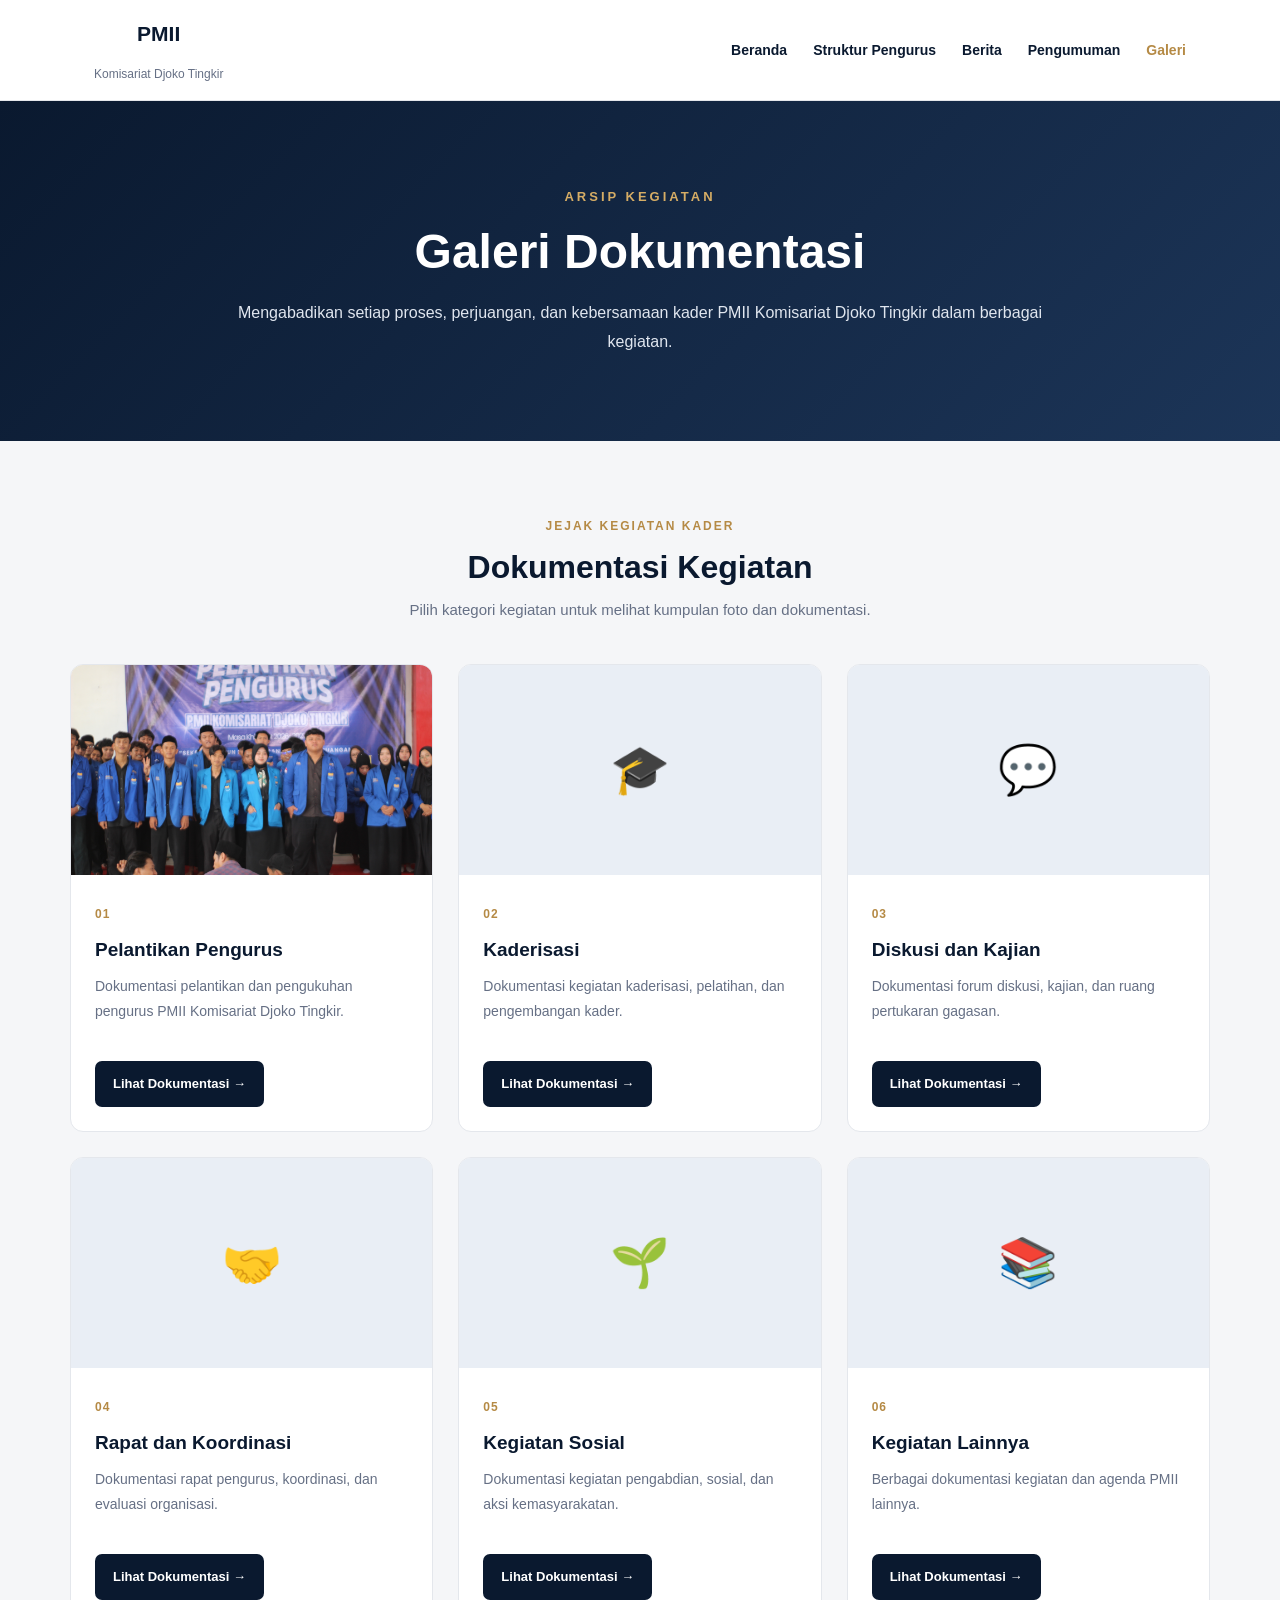
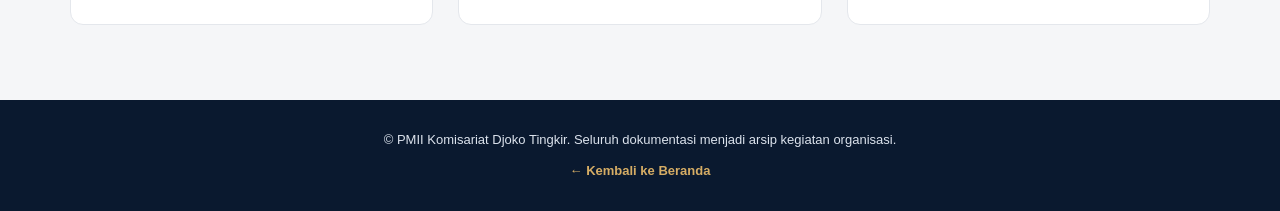
<file: galeri.html>
<!DOCTYPE html>
<html lang="id">
<head>
    <meta charset="UTF-8">
    <meta name="viewport" content="width=device-width, initial-scale=1.0">
    <meta name="description" content="Galeri dokumentasi kegiatan PMII Komisariat Djoko Tingkir.">
    <title>Galeri Dokumentasi | PMII Komisariat Djoko Tingkir</title>
    <link rel="stylesheet" href="style.css">
</head>
<body>

    <!-- HEADER -->
    <header class="site-header">
        <div class="container gallery-nav">
            <a href="index.html" class="brand">
                <span>PMII</span>
                <small>Komisariat Djoko Tingkir</small>
            </a>

            <button class="menu-toggle" type="button"
                aria-label="Buka menu" aria-expanded="false"
                aria-controls="menu-utama">
                ☰
            </button>

            <nav>
                <ul id="menu-utama">
                    <li><a href="index.html">Beranda</a></li>
                    <li><a href="index.html#struktur">Struktur Pengurus</a></li>
                    <li><a href="index.html#berita">Berita</a></li>
                    <li><a href="index.html#pengumuman">Pengumuman</a></li>
                    <li><a href="galeri.html" aria-current="page">Galeri</a></li>
                </ul>
            </nav>
        </div>
    </header>

    <!-- JUDUL HALAMAN -->
    <main>
        <section class="gallery-hero">
            <div class="container">
                <p class="gallery-label">ARSIP KEGIATAN</p>
                <h1>Galeri Dokumentasi</h1>
                <p>
                    Mengabadikan setiap proses, perjuangan, dan kebersamaan
                    kader PMII Komisariat Djoko Tingkir dalam berbagai kegiatan.
                </p>
            </div>
        </section>

        <!-- KATEGORI DOKUMENTASI -->
        <section class="gallery-section">
            <div class="container">
                <div class="gallery-heading">
                    <p class="gallery-label">JEJAK KEGIATAN KADER</p>
                    <h2>Dokumentasi Kegiatan</h2>
                    <p>
                        Pilih kategori kegiatan untuk melihat kumpulan
                        foto dan dokumentasi.
                    </p>
                </div>

                <div class="gallery-grid">

                    <article class="gallery-card">
                        <div class="gallery-icon">
    <img src="pelantikan.JPG" alt="Dokumentasi Pelantikan Pengurus">
</div>
                        <div class="gallery-card-content">
                            <span class="gallery-number">01</span>
                            <h3>Pelantikan Pengurus</h3>
                            <p>
                                Dokumentasi pelantikan dan pengukuhan
                                pengurus PMII Komisariat Djoko Tingkir.
                            </p>
                            <a href="https://drive.google.com/drive/folders/1qahFMvMuas-PYK-uY-qvSS8xqk5XzZW-"
                               class="gallery-button" target="_blank"
                               rel="noopener noreferrer">
                                Lihat Dokumentasi →
                            </a>
                        </div>
                    </article>

                    <article class="gallery-card">
                        <div class="gallery-icon">🎓</div>
                        <div class="gallery-card-content">
                            <span class="gallery-number">02</span>
                            <h3>Kaderisasi</h3>
                            <p>
                                Dokumentasi kegiatan kaderisasi,
                                pelatihan, dan pengembangan kader.
                            </p>
                            <a href="LINK_GOOGLE_DRIVE_KADERISASI"
                               class="gallery-button" target="_blank"
                               rel="noopener noreferrer">
                                Lihat Dokumentasi →
                            </a>
                        </div>
                    </article>

                    <article class="gallery-card">
                        <div class="gallery-icon">💬</div>
                        <div class="gallery-card-content">
                            <span class="gallery-number">03</span>
                            <h3>Diskusi dan Kajian</h3>
                            <p>
                                Dokumentasi forum diskusi, kajian,
                                dan ruang pertukaran gagasan.
                            </p>
                            <a href="LINK_GOOGLE_DRIVE_DISKUSI"
                               class="gallery-button" target="_blank"
                               rel="noopener noreferrer">
                                Lihat Dokumentasi →
                            </a>
                        </div>
                    </article>

                    <article class="gallery-card">
                        <div class="gallery-icon">🤝</div>
                        <div class="gallery-card-content">
                            <span class="gallery-number">04</span>
                            <h3>Rapat dan Koordinasi</h3>
                            <p>
                                Dokumentasi rapat pengurus,
                                koordinasi, dan evaluasi organisasi.
                            </p>
                            <a href="LINK_GOOGLE_DRIVE_RAPAT"
                               class="gallery-button" target="_blank"
                               rel="noopener noreferrer">
                                Lihat Dokumentasi →
                            </a>
                        </div>
                    </article>

                    <article class="gallery-card">
                        <div class="gallery-icon">🌱</div>
                        <div class="gallery-card-content">
                            <span class="gallery-number">05</span>
                            <h3>Kegiatan Sosial</h3>
                            <p>
                                Dokumentasi kegiatan pengabdian,
                                sosial, dan aksi kemasyarakatan.
                            </p>
                            <a href="LINK_GOOGLE_DRIVE_SOSIAL"
                               class="gallery-button" target="_blank"
                               rel="noopener noreferrer">
                                Lihat Dokumentasi →
                            </a>
                        </div>
                    </article>

                    <article class="gallery-card">
                        <div class="gallery-icon">📚</div>
                        <div class="gallery-card-content">
                            <span class="gallery-number">06</span>
                            <h3>Kegiatan Lainnya</h3>
                            <p>
                                Berbagai dokumentasi kegiatan
                                dan agenda PMII lainnya.
                            </p>
                            <a href="LINK_GOOGLE_DRIVE_LAINNYA"
                               class="gallery-button" target="_blank"
                               rel="noopener noreferrer">
                                Lihat Dokumentasi →
                            </a>
                        </div>
                    </article>

                </div>
            </div>
        </section>
    </main>

    <!-- FOOTER -->
    <footer class="gallery-footer">
        <div class="container">
            <p>
                © <span id="current-year"></span>
                PMII Komisariat Djoko Tingkir.
                Seluruh dokumentasi menjadi arsip kegiatan organisasi.
            </p>
            <a href="index.html">← Kembali ke Beranda</a>
        </div>
    </footer>

    <script src="script.js"></script>
</body>
</html>
</file>
<file: style.css>
/* ==========================================
   01. VARIABEL DESAIN
   UBAH WARNA, FONT, DAN LEBAR KONTEN DI SINI
   ========================================== */
:root {
  --navy: #0a192f;
  --navy-soft: #112240;
  --navy-light: #1d3557;

  --white: #ffffff;
  --background: #f8fafc;
  --text: #18263b;
  --text-muted: #5f6c7d;
  --border: #e2e8f0;

  --amber: #f59e0b;
  --amber-dark: #a95c05;
  --amber-light: #fff5df;

  --radius-small: 10px;
  --radius-medium: 18px;
  --radius-large: 28px;

  --shadow-card: 0 12px 35px rgb(10 25 47 / 6%);
  --shadow-hover: 0 20px 45px rgb(10 25 47 / 12%);

  --container-width: 1200px;
  --header-height: 88px;
}

/* ==========================================
   02. RESET DAN ATURAN GLOBAL
   ========================================== */
*,
*::before,
*::after {
  box-sizing: border-box;
}

html {
  scroll-behavior: smooth;
  scroll-padding-top: calc(var(--header-height) + 20px);
}

body {
  margin: 0;
  font-family: "Plus Jakarta Sans", Arial, sans-serif;
  font-size: 16px;
  line-height: 1.7;
  color: var(--text);
  background: var(--white);
  overflow-wrap: break-word;
}

h1,
h2,
h3,
h4,
p,
ul {
  margin: 0;
}

h1,
h2,
h3,
h4 {
  line-height: 1.25;
}

a {
  color: inherit;
  text-decoration: none;
}

button {
  font: inherit;
}

img {
  display: block;
  max-width: 100%;
}

img[hidden] {
  display: none;
}

button,
a,
summary {
  -webkit-tap-highlight-color: transparent;
}

button,
summary {
  cursor: pointer;
}

::selection {
  color: var(--navy);
  background: #fde4ab;
}

:focus-visible {
  outline: 3px solid var(--amber);
  outline-offset: 5px;
}

.container {
  width: min(var(--container-width), calc(100% - 48px));
  margin-inline: auto;
}

.section {
  padding-block: 100px;
}

.section-light {
  background: var(--background);
}

.eyebrow {
  display: block;
  margin-bottom: 14px;
  color: var(--amber-dark);
  font-size: 0.73rem;
  font-weight: 800;
  letter-spacing: 0.16em;
  line-height: 1.6;
  text-transform: uppercase;
}

.eyebrow-light {
  color: #fbc66e;
}

.section-heading {
  display: flex;
  align-items: flex-end;
  justify-content: space-between;
  gap: 40px;
  margin-bottom: 28px;
}

.section-heading > div {
  flex: 1 1 52%;
  min-width: 0;
}

.section-heading h2,
.announcement-intro h2 {
  color: var(--navy);
  font-size: clamp(1.8rem, 3.4vw, 2.65rem);
  font-weight: 800;
  letter-spacing: -0.055em;
}

.section-heading > p {
  flex: 1 1 40%;
  max-width: 440px;
  color: var(--text-muted);
  font-size: 0.94rem;
}

.skip-link {
  position: fixed;
  top: 12px;
  left: 12px;
  z-index: 1000;
  padding: 12px 18px;
  border-radius: 8px;
  color: var(--navy);
  background: var(--amber);
  font-weight: 800;
  transform: translateY(-180%);
}

.skip-link:focus {
  transform: translateY(0);
}

/* ==========================================
   03. NAVBAR
   ========================================== */
.site-header {
  position: sticky;
  top: 0;
  z-index: 100;
  border-bottom: 1px solid var(--border);
  background: rgb(255 255 255 / 96%);
  backdrop-filter: blur(16px);
}

.navbar {
  position: relative;
  display: flex;
  align-items: center;
  justify-content: space-between;
  gap: 24px;
  min-height: var(--header-height);
}

.brand {
  display: inline-flex;
  align-items: center;
  gap: 12px;
  flex-shrink: 0;
}

.brand-logo {
  display: grid;
  place-items: center;
  flex: 0 0 auto;
  width: 48px;
  height: 48px;
  border: 1px solid rgb(245 158 11 / 45%);
  border-radius: 14px;
  color: var(--amber);
  background: var(--navy);
  font-size: 1rem;
  font-weight: 800;
  letter-spacing: -0.06em;
}

.brand-text {
  display: flex;
  flex-direction: column;
  gap: 2px;
  line-height: 1.4;
}

.brand-text strong {
  color: var(--navy);
  font-size: 1rem;
  font-weight: 800;
  letter-spacing: 0.1em;
}

.brand-text > span {
  color: var(--text-muted);
  font-size: 0.74rem;
  font-weight: 600;
}

.main-nav {
  display: flex;
  align-items: center;
  gap: 26px;
}

.main-nav a {
  padding-block: 10px;
  color: var(--text-muted);
  font-size: 0.82rem;
  font-weight: 700;
  transition: color 180ms ease;
}

.main-nav a:hover {
  color: var(--amber-dark);
}

.main-nav .nav-highlight {
  padding: 10px 16px;
  border: 1px solid var(--border);
  border-radius: 9px;
  color: var(--navy);
}

.main-nav .nav-highlight:hover {
  border-color: var(--amber);
  background: var(--amber-light);
}

.menu-toggle {
  display: none;
  align-items: center;
  justify-content: center;
  flex-direction: column;
  gap: 5px;
  flex-shrink: 0;
  width: 44px;
  height: 44px;
  padding: 10px;
  border: 1px solid var(--border);
  border-radius: 10px;
  color: var(--navy);
  background: var(--white);
}

.menu-toggle span {
  width: 20px;
  height: 2px;
  border-radius: 2px;
  background: currentColor;
  transition: transform 180ms ease, opacity 180ms ease;
}

.menu-toggle[aria-expanded="true"] span:nth-child(1) {
  transform: translateY(7px) rotate(45deg);
}

.menu-toggle[aria-expanded="true"] span:nth-child(2) {
  opacity: 0;
}

.menu-toggle[aria-expanded="true"] span:nth-child(3) {
  transform: translateY(-7px) rotate(-45deg);
}

/* ==========================================
   04. HERO / BERANDA
   ========================================== */
.hero {
  position: relative;
  isolation: isolate;
  overflow: hidden;
  color: var(--white);
  background:
    radial-gradient(
      ellipse at 88% 10%,
      rgb(48 81 130 / 38%),
      transparent 50%
    ),
    linear-gradient(125deg, var(--navy), var(--navy-soft));
}

.hero-decoration {
  position: absolute;
  inset: 0;
  z-index: -1;
  pointer-events: none;
  opacity: 0.35;
  background-image:
    linear-gradient(rgb(255 255 255 / 4%) 1px, transparent 1px),
    linear-gradient(90deg, rgb(255 255 255 / 4%) 1px, transparent 1px);
  background-size: 64px 64px;
  mask-image: linear-gradient(to right, transparent, #000);
}

.hero-layout {
  display: grid;
  grid-template-columns: 1.25fr 0.85fr;
  align-items: center;
  gap: 64px;
  padding-top: 90px;
  padding-bottom: 80px;
}

.hero-content {
  min-width: 0;
}

.hero h1 {
  max-width: 750px;
  font-size: clamp(2.3rem, 4.4vw, 4rem);
  font-weight: 800;
  line-height: 1.15;
  letter-spacing: -0.06em;
}

.hero h1 > span {
  display: block;
  margin-top: 10px;
  color: #f7c56c;
}

.hero-description {
  max-width: 590px;
  margin-top: 26px;
  color: #c2cede;
  font-size: 1rem;
  line-height: 1.9;
}

.hero-actions {
  display: flex;
  flex-wrap: wrap;
  gap: 14px;
  margin-top: 34px;
}

.button {
  display: inline-flex;
  align-items: center;
  justify-content: center;
  gap: 16px;
  min-height: 50px;
  padding: 13px 20px;
  border: 1px solid transparent;
  border-radius: 10px;
  font-size: 0.83rem;
  font-weight: 800;
  line-height: 1.5;
  text-align: center;
  transition:
    transform 180ms ease,
    background 180ms ease,
    border-color 180ms ease;
}

.button:hover {
  transform: translateY(-3px);
}

.button-primary {
  color: var(--navy);
  background: var(--amber);
}

.button-primary:hover {
  background: #fbb437;
}

.button-outline {
  border-color: #53647d;
  color: var(--white);
  background: transparent;
}

.button-outline:hover {
  border-color: #a6b7cd;
  background: rgb(255 255 255 / 5%);
}

.hero-note {
  display: flex;
  align-items: center;
  gap: 10px;
  margin-top: 28px;
  color: #aebed2;
  font-size: 0.76rem;
}

.status-dot {
  width: 7px;
  height: 7px;
  flex: 0 0 auto;
  border-radius: 50%;
  background: var(--amber);
  box-shadow: 0 0 0 5px rgb(245 158 11 / 10%);
}

.hero-panel {
  min-width: 0;
  padding: 30px;
  border: 1px solid #354766;
  border-radius: var(--radius-large);
  background:
    linear-gradient(145deg, rgb(255 255 255 / 7%), rgb(255 255 255 / 2%));
  box-shadow: 0 25px 70px rgb(0 0 0 / 15%);
}

.panel-top {
  display: flex;
  align-items: center;
  justify-content: space-between;
  gap: 12px;
  margin-bottom: 28px;
}

.panel-icon {
  display: grid;
  place-items: center;
  width: 50px;
  height: 50px;
  border-radius: 14px;
  color: #ffd58c;
  background: rgb(245 158 11 / 12%);
  font-weight: 800;
}

.small-badge {
  padding: 6px 9px;
  border: 1px solid #4b5b73;
  border-radius: 99px;
  color: #c4d1e2;
  font-size: 0.57rem;
  font-weight: 700;
  letter-spacing: 0.11em;
}

.hero-panel h2 {
  max-width: 340px;
  font-size: clamp(1.4rem, 2.3vw, 1.9rem);
  letter-spacing: -0.04em;
}

.hero-panel > p {
  margin-top: 16px;
  color: #bdcadd;
  font-size: 0.88rem;
}

.spotlight-link {
  display: block;
  margin-top: 28px;
  padding: 20px;
  border-left: 3px solid var(--amber);
  border-radius: 0 12px 12px 0;
  background: rgb(10 25 47 / 52%);
  transition: background 180ms ease;
}

.spotlight-link:hover {
  background: rgb(10 25 47 / 80%);
}

.spotlight-label {
  display: block;
  margin-bottom: 10px;
  color: #f7c56c;
  font-size: 0.61rem;
  font-weight: 800;
  letter-spacing: 0.13em;
}

.spotlight-link strong {
  display: block;
  font-size: 1rem;
  line-height: 1.6;
}

.spotlight-bottom {
  display: flex;
  align-items: center;
  justify-content: space-between;
  gap: 10px;
  margin-top: 18px;
  color: #bdcadd;
  font-size: 0.74rem;
}

.panel-bottom {
  display: flex;
  align-items: center;
  gap: 18px;
  margin-top: 26px;
  color: #aebed2;
  font-size: 0.67rem;
}

.panel-line {
  flex: 1;
  height: 1px;
  background: #41516b;
}

.hero-bottom {
  display: flex;
  justify-content: space-between;
  flex-wrap: wrap;
  gap: 20px;
  padding-block: 25px;
  border-top: 1px solid #30425f;
  color: #aabbd2;
  font-size: 0.65rem;
  font-weight: 700;
  letter-spacing: 0.14em;
}

/* ==========================================
   05. STRUKTUR KEPENGURUSAN
   Desktop: 5 kolom.
   Tablet: 3 kolom.
   Mobile: 2 kolom, lalu 1 pada layar sangat kecil.
   ========================================== */
.section-caption {
  display: flex;
  align-items: center;
  gap: 12px;
  margin-bottom: 32px;
  color: var(--text-muted);
  font-size: 0.79rem;
}

.accent-line {
  width: 34px;
  height: 3px;
  flex: 0 0 auto;
  border-radius: 5px;
  background: var(--amber);
}

.management-grid {
  display: grid;
  grid-template-columns: repeat(5, minmax(0, 1fr));
  gap: 22px;
}

.person-card {
  min-width: 0;
  overflow: hidden;
  border: 1px solid var(--border);
  border-radius: var(--radius-medium);
  background: var(--white);
  box-shadow: var(--shadow-card);
  transition: transform 200ms ease, box-shadow 200ms ease;
}

.person-card:hover {
  transform: translateY(-6px);
  box-shadow: var(--shadow-hover);
}

.person-photo {
  position: relative;
  aspect-ratio: 4 / 5;
  overflow: hidden;
  background:
    radial-gradient(circle at 25% 15%, #dce7f3, transparent 60%),
    linear-gradient(145deg, #e5edf5, #c6d5e5);
}

.photo-fallback {
  position: absolute;
  inset: 0;
  display: grid;
  place-items: center;
  color: #6a809b;
  font-size: clamp(2rem, 4vw, 3.5rem);
  font-weight: 800;
  letter-spacing: -0.07em;
}

.person-photo img {
  position: relative;
  width: 100%;
  height: 100%;
  object-fit: cover;
  object-position: center top;
  transition: transform 400ms ease;
}

.person-card:hover .person-photo img {
  transform: scale(1.035);
}

.person-number {
  position: absolute;
  bottom: 12px;
  left: 12px;
  display: grid;
  place-items: center;
  width: 31px;
  height: 31px;
  border-radius: 8px;
  color: var(--white);
  background: var(--navy);
  font-size: 0.7rem;
  font-weight: 800;
}

.person-info {
  padding: 19px 16px 22px;
}

.person-role {
  margin-bottom: 8px;
  color: var(--amber-dark);
  font-size: 0.7rem;
  font-weight: 800;
}

.person-info h3 {
  color: var(--navy);
  font-size: 0.94rem;
  font-weight: 800;
  line-height: 1.5;
  overflow-wrap: anywhere;
}

/* ==========================================
   06. BERITA DAN ARTIKEL
   ========================================== */
.editor-note {
  margin-bottom: 28px;
  padding: 12px 16px;
  border-left: 3px solid var(--amber);
  border-radius: 0 8px 8px 0;
  color: #765021;
  background: #fff8eb;
  font-size: 0.8rem;
}

.news-grid {
  display: grid;
  grid-template-columns: repeat(3, minmax(0, 1fr));
  align-items: start;
  gap: 26px;
}

.news-card {
  min-width: 0;
  overflow: hidden;
  border: 1px solid var(--border);
  border-radius: var(--radius-medium);
  background: var(--white);
  box-shadow: var(--shadow-card);
  transition: box-shadow 200ms ease;
}

.news-card:hover {
  box-shadow: var(--shadow-hover);
}

.news-image {
  position: relative;
  aspect-ratio: 16 / 10;
  overflow: hidden;
  background:
    linear-gradient(130deg, rgb(245 158 11 / 9%), transparent),
    linear-gradient(145deg, #203a5c, #112240);
}

.news-image-fallback {
  position: absolute;
  inset: 0;
  display: grid;
  place-items: center;
  padding: 20px;
  color: #b8c9e0;
  font-size: 0.9rem;
  font-weight: 800;
  letter-spacing: 0.18em;
  text-align: center;
}

.news-image img {
  position: relative;
  width: 100%;
  height: 100%;
  object-fit: cover;
  transition: transform 400ms ease;
}

.news-card:hover .news-image img {
  transform: scale(1.04);
}

.image-category {
  position: absolute;
  bottom: 16px;
  left: 18px;
  padding: 5px 11px;
  border-radius: 6px;
  color: var(--navy);
  background: var(--white);
  font-size: 0.67rem;
  font-weight: 800;
}

.news-body {
  padding: 24px;
}

.news-body > time {
  display: block;
  margin-bottom: 12px;
  color: var(--text-muted);
  font-size: 0.72rem;
  font-weight: 600;
}

.news-body h3 {
  color: var(--navy);
  font-size: 1.16rem;
  font-weight: 800;
  line-height: 1.5;
  letter-spacing: -0.035em;
}

.news-excerpt {
  margin-top: 14px;
  color: var(--text-muted);
  font-size: 0.86rem;
  line-height: 1.8;
}

.article-details {
  margin-top: 22px;
  border-top: 1px solid var(--border);
}

.article-details > summary {
  display: flex;
  align-items: center;
  justify-content: space-between;
  gap: 12px;
  padding-top: 18px;
  color: var(--amber-dark);
  font-size: 0.8rem;
  font-weight: 800;
  list-style: none;
}

.article-details > summary::-webkit-details-marker {
  display: none;
}

.article-details > summary > span {
  font-size: 1.2rem;
  transition: transform 180ms ease;
}

.article-details[open] > summary > span {
  transform: rotate(45deg);
}

.article-content {
  padding-top: 18px;
  color: var(--text-muted);
  font-size: 0.86rem;
}

.article-content p + p {
  margin-top: 14px;
}

/* ==========================================
   07. PENGUMUMAN
   ========================================== */
.section-announcements {
  border-top: 1px solid var(--border);
  background:
    radial-gradient(ellipse at 0 100%, #fff4df, transparent 45%),
    var(--background);
}

.announcement-layout {
  display: grid;
  grid-template-columns: 0.8fr 1.3fr;
  align-items: start;
  gap: 70px;
}

.announcement-intro > p {
  margin-top: 22px;
  color: var(--text-muted);
  font-size: 0.95rem;
}

.info-note {
  display: flex;
  align-items: flex-start;
  gap: 13px;
  margin-top: 28px;
  padding: 18px;
  border: 1px solid #f0dfbd;
  border-radius: 12px;
  background: #fffaf0;
}

.info-symbol {
  display: grid;
  place-items: center;
  width: 24px;
  height: 24px;
  flex: 0 0 auto;
  border: 1px solid #b57925;
  border-radius: 50%;
  color: #8a5815;
  font-size: 0.83rem;
  font-weight: 800;
}

.info-note p {
  color: #785b32;
  font-size: 0.78rem;
  line-height: 1.8;
}

.announcement-board {
  min-width: 0;
  overflow: hidden;
  border: 1px solid var(--border);
  border-radius: var(--radius-medium);
  background: var(--white);
  box-shadow: var(--shadow-card);
}

.board-heading {
  display: flex;
  align-items: center;
  justify-content: space-between;
  gap: 15px;
  padding: 22px 26px;
  border-bottom: 1px solid var(--border);
}

.board-heading h3 {
  color: var(--navy);
  font-size: 1rem;
  font-weight: 800;
}

.board-status {
  color: var(--text-muted);
  font-size: 0.68rem;
  white-space: nowrap;
}

.announcement-list {
  padding: 0;
  list-style: none;
}

.announcement-list > li + li {
  border-top: 1px solid var(--border);
}

.announcement-item {
  display: flex;
  align-items: flex-start;
  gap: 20px;
  padding: 26px;
}

.date-box {
  display: flex;
  flex-direction: column;
  align-items: center;
  flex: 0 0 64px;
  padding: 10px 6px;
  border: 1px solid var(--border);
  border-radius: 11px;
  background: var(--background);
  line-height: 1.3;
}

.date-box span:nth-child(1) {
  color: var(--navy);
  font-size: 1.45rem;
  font-weight: 800;
}

.date-box span:nth-child(2) {
  margin-top: 4px;
  color: var(--amber-dark);
  font-size: 0.63rem;
  font-weight: 800;
  letter-spacing: 0.09em;
}

.date-box span:nth-child(3) {
  margin-top: 4px;
  color: var(--text-muted);
  font-size: 0.6rem;
}

.announcement-copy {
  min-width: 0;
}

.badge {
  display: inline-block;
  margin-bottom: 9px;
  padding: 3px 9px;
  border-radius: 5px;
  font-size: 0.62rem;
  font-weight: 800;
}

.badge-important {
  color: #925006;
  background: #fff0cf;
}

.badge-info {
  color: #284f83;
  background: #eaf1fb;
}

.badge-agenda {
  color: #356552;
  background: #e9f5ef;
}

.announcement-copy h4 {
  color: var(--navy);
  font-size: 0.98rem;
  font-weight: 800;
  line-height: 1.5;
}

.announcement-copy > p,
.announcement-details p {
  margin-top: 9px;
  color: var(--text-muted);
  font-size: 0.81rem;
  line-height: 1.8;
}

.announcement-details {
  margin-top: 12px;
}

.announcement-details summary {
  width: fit-content;
  color: var(--amber-dark);
  font-size: 0.76rem;
  font-weight: 800;
}

/* ==========================================
   08. FOOTER
   ========================================== */
.site-footer {
  padding-top: 68px;
  color: #bcc9db;
  background: var(--navy);
}

.footer-grid {
  display: grid;
  grid-template-columns: 1.4fr 0.7fr 1fr 0.9fr;
  gap: 40px;
  padding-bottom: 55px;
}

.footer-brand .brand-logo {
  border-color: #495268;
  background: var(--navy-soft);
}

.footer-brand .brand-text strong {
  color: var(--white);
}

.footer-brand .brand-text > span {
  color: #b4c3d7;
}

.footer-about > p {
  max-width: 330px;
  margin-top: 22px;
  color: #aabbd0;
  font-size: 0.82rem;
  line-height: 1.9;
}

.footer-column h2 {
  margin-bottom: 21px;
  color: var(--white);
  font-size: 0.86rem;
  font-weight: 800;
}

.footer-column nav {
  display: flex;
  flex-direction: column;
  align-items: flex-start;
  gap: 11px;
}

.footer-column nav a,
.footer-column address,
.social-note {
  color: #aabbd0;
  font-size: 0.79rem;
}

.footer-column nav a:hover,
.footer-bottom a:hover {
  color: #f7c56c;
}

.footer-column address {
  font-style: normal;
  line-height: 1.9;
}

.footer-column address p + p {
  margin-top: 10px;
}

.social-note {
  margin-bottom: 15px;
  line-height: 1.8;
}

.social-list {
  display: flex;
  flex-direction: column;
  align-items: flex-start;
  gap: 10px;
}

.social-link {
  display: inline-flex;
  align-items: center;
  gap: 8px;
  padding: 7px 11px;
  border: 1px solid #34455f;
  border-radius: 7px;
  color: #d9e3ef;
  font-size: 0.74rem;
}

a.social-link:hover {
  border-color: var(--amber);
  color: #f7c56c;
}

.social-pending {
  color: #aabbd0;
}

.footer-bottom {
  display: flex;
  align-items: center;
  justify-content: space-between;
  gap: 20px;
  padding-block: 23px;
  border-top: 1px solid #283b57;
  color: #aabbd0;
  font-size: 0.71rem;
}

.footer-bottom a {
  display: inline-flex;
  align-items: center;
  gap: 10px;
  flex-shrink: 0;
}

/* ==========================================
   09. RESPONSIF — LAPTOP KECIL / TABLET BESAR
   ========================================== */
@media (max-width: 1100px) {
  .main-nav {
    gap: 18px;
  }

  .hero-layout {
    gap: 36px;
  }

  .hero-panel {
    padding: 24px;
  }

  .management-grid {
    grid-template-columns: repeat(3, minmax(0, 1fr));
  }

  .announcement-layout {
    gap: 36px;
  }

  .footer-grid {
    grid-template-columns: 1.2fr 0.8fr;
    gap: 40px 60px;
  }
}

/* ==========================================
   10. RESPONSIF — TABLET DAN NAVBAR MOBILE
   ========================================== */
@media (max-width: 860px) {
  :root {
    --header-height: 78px;
  }

  .section {
    padding-block: 76px;
  }

  .navbar {
    flex-wrap: wrap;
    gap: 0;
    padding-block: 14px;
  }

  /* Tanpa JS, menu tetap tampil dan bisa digunakan. */
  .main-nav {
    width: 100%;
    flex-direction: column;
    align-items: stretch;
    gap: 4px;
    padding-top: 16px;
  }

  .main-nav a {
    padding: 12px 14px;
    border-radius: 8px;
  }

  .main-nav a:hover {
    background: var(--background);
  }

  .main-nav .nav-highlight {
    margin-top: 3px;
  }

  /* Dengan JS, menu menjadi hamburger dropdown. */
  .js-enabled .menu-toggle {
    display: inline-flex;
  }

  .js-enabled .main-nav {
    position: absolute;
    top: calc(100% + 8px);
    right: 0;
    left: 0;
    display: none;
    width: auto;
    padding: 14px;
    border: 1px solid var(--border);
    border-radius: 14px;
    background: var(--white);
    box-shadow: var(--shadow-hover);
  }

  .js-enabled .main-nav.is-open {
    display: flex;
  }

  .hero-layout {
    grid-template-columns: 1fr;
    gap: 40px;
    padding-top: 64px;
    padding-bottom: 55px;
  }

  .hero h1 {
    max-width: 700px;
    font-size: clamp(2.4rem, 6.5vw, 3.8rem);
  }

  .hero-description {
    max-width: 660px;
  }

  .hero-panel {
    max-width: 650px;
    padding: 28px;
  }

  .hero-panel h2 {
    max-width: none;
  }

  .hero-bottom {
    justify-content: flex-start;
    gap: 15px 30px;
  }

  .section-heading {
    flex-direction: column;
    align-items: flex-start;
    gap: 18px;
  }

  .section-heading > p {
    max-width: 640px;
  }

  .news-grid {
    grid-template-columns: repeat(2, minmax(0, 1fr));
  }

  .announcement-layout {
    grid-template-columns: 1fr;
    gap: 32px;
  }

  .announcement-intro {
    max-width: 650px;
  }
}

/* ==========================================
   11. RESPONSIF — HP
   ========================================== */
@media (max-width: 600px) {
  .container {
    width: calc(100% - 36px);
  }

  .section {
    padding-block: 60px;
  }

  .brand {
    gap: 9px;
  }

  .brand-logo {
    width: 42px;
    height: 42px;
    border-radius: 12px;
    font-size: 0.9rem;
  }

  .brand-text strong {
    font-size: 0.87rem;
  }

  .brand-text > span {
    font-size: 0.64rem;
  }

  .hero-layout {
    padding-top: 48px;
    padding-bottom: 42px;
  }

  .eyebrow {
    font-size: 0.64rem;
    letter-spacing: 0.12em;
  }

  .hero h1 {
    font-size: clamp(2rem, 8.3vw, 2.9rem);
  }

  .hero-description {
    margin-top: 22px;
    font-size: 0.9rem;
  }

  .hero-actions {
    gap: 11px;
    margin-top: 27px;
  }

  .button {
    padding-inline: 16px;
    font-size: 0.77rem;
  }

  .hero-note {
    align-items: flex-start;
    font-size: 0.7rem;
  }

  .status-dot {
    margin-top: 6px;
  }

  .hero-panel {
    padding: 23px;
    border-radius: 20px;
  }

  .hero-panel h2 {
    font-size: 1.5rem;
  }

  .hero-bottom {
    display: grid;
    grid-template-columns: repeat(2, minmax(0, 1fr));
    gap: 14px;
    padding-block: 22px;
    font-size: 0.54rem;
    letter-spacing: 0.08em;
  }

  .section-heading h2,
  .announcement-intro h2 {
    font-size: 1.85rem;
  }

  .section-heading > p {
    font-size: 0.87rem;
  }

  .section-caption {
    align-items: flex-start;
    font-size: 0.73rem;
  }

  .accent-line {
    margin-top: 9px;
  }

  .management-grid {
    grid-template-columns: repeat(2, minmax(0, 1fr));
    gap: 14px;
  }

  .person-card {
    border-radius: 13px;
  }

  .person-info {
    padding: 15px 12px 18px;
  }

  .person-role {
    font-size: 0.65rem;
  }

  .person-info h3 {
    font-size: 0.83rem;
  }

  .person-number {
    bottom: 9px;
    left: 9px;
    width: 27px;
    height: 27px;
    font-size: 0.64rem;
  }

  .news-grid {
    grid-template-columns: 1fr;
    gap: 24px;
  }

  .news-body {
    padding: 22px;
  }

  .news-body h3 {
    font-size: 1.12rem;
  }

  .editor-note {
    font-size: 0.74rem;
  }

  .board-heading {
    padding: 20px;
  }

  .board-heading h3 {
    font-size: 0.9rem;
  }

  .board-status {
    font-size: 0.62rem;
  }

  .announcement-item {
    gap: 14px;
    padding: 22px 18px;
  }

  .date-box {
    flex-basis: 54px;
  }

  .announcement-copy h4 {
    font-size: 0.9rem;
  }

  .announcement-copy > p,
  .announcement-details p {
    font-size: 0.77rem;
  }

  .site-footer {
    padding-top: 50px;
  }

  .footer-grid {
    grid-template-columns: 1fr;
    gap: 32px;
    padding-bottom: 38px;
  }

  .footer-about > p {
    max-width: 450px;
  }

  .footer-column h2 {
    margin-bottom: 14px;
  }

  .footer-bottom {
    flex-direction: column;
    align-items: flex-start;
    gap: 13px;
    font-size: 0.67rem;
  }
}

/* ==========================================
   12. LAYAR SANGAT KECIL
   ========================================== */
@media (max-width: 360px) {
  .container {
    width: calc(100% - 28px);
  }

  .brand-text > span {
    max-width: 165px;
    font-size: 0.6rem;
  }

  .hero-actions {
    flex-direction: column;
    align-items: stretch;
  }

  .management-grid {
    grid-template-columns: 1fr;
  }

  .person-photo {
    aspect-ratio: 1 / 1;
  }

  .panel-top {
    flex-wrap: wrap;
  }

  .announcement-item {
    gap: 11px;
    padding-inline: 14px;
  }
}

/* ==========================================
   13. AKSESIBILITAS GERAKAN
   ========================================== */
@media (prefers-reduced-motion: reduce) {
  html {
    scroll-behavior: auto;
  }

  *,
  *::before,
  *::after {
    animation-duration: 0.01ms !important;
    animation-iteration-count: 1 !important;
    transition-duration: 0.01ms !important;
  }
}

/* ==========================================
   14. TAMPILAN CETAK
   ========================================== */
@media print {
  .site-header {
    position: static;
  }

  .menu-toggle,
  .main-nav,
  .hero-actions,
  .hero-decoration,
  .hero-panel,
  .hero-bottom,
  .skip-link,
  .footer-bottom a {
    display: none !important;
  }

  .hero,
  .site-footer {
    color: #000;
    background: #fff;
  }

  .hero h1,
  .hero h1 > span,
  .hero-description,
  .hero-note,
  .footer-brand .brand-text strong,
  .footer-brand .brand-text > span,
  .footer-column h2 {
    color: #000;
  }

  .hero-layout,
  .announcement-layout {
    display: block;
  }

  .hero-layout,
  .section {
    padding-block: 25px;
  }

  .management-grid {
    grid-template-columns: repeat(3, minmax(0, 1fr));
  }

  .news-grid {
    grid-template-columns: 1fr;
  }

  .person-card,
  .news-card,
  .announcement-item {
    break-inside: avoid;
    box-shadow: none;
  }
}

/* ==================================================
   PMII KOMISARIAT DJOKO TINGKIR
   GALERI DOKUMENTASI - NAVY & GOLD
================================================== */

/* DASAR HALAMAN */
body {
    margin: 0;
}

/* HEADER DAN NAVIGASI */
.site-header {
    background: #ffffff;
    border-bottom: 1px solid #e5e7eb;
    position: relative;
    z-index: 100;
}

.gallery-nav {
    max-width: 1140px;
    margin: 0 auto;
    padding: 16px 24px;
    display: flex;
    align-items: center;
    justify-content: space-between;
    gap: 25px;
}

.gallery-nav .brand {
    display: flex;
    flex-direction: column;
    color: #0A192F;
    text-decoration: none;
    font-weight: 800;
    font-size: 21px;
}

.gallery-nav .brand small {
    font-size: 12px;
    font-weight: 400;
    color: #667085;
}

.gallery-nav nav ul {
    display: flex;
    align-items: center;
    gap: 26px;
    list-style: none;
    margin: 0;
    padding: 0;
}

.gallery-nav nav li {
    margin: 0;
    padding: 0;
}

.gallery-nav nav a {
    color: #0A192F;
    text-decoration: none;
    font-size: 14px;
    font-weight: 600;
    transition: color 0.2s ease;
}

.gallery-nav nav a:hover,
.gallery-nav nav a[aria-current="page"] {
    color: #B58A45;
}

/* BAGIAN JUDUL GALERI */
.gallery-hero {
    background: linear-gradient(135deg, #0A192F, #1C3558);
    color: #ffffff;
    text-align: center;
    padding: 85px 20px;
}

.gallery-hero .container {
    max-width: 850px;
    margin: 0 auto;
}

.gallery-hero .gallery-label {
    color: #D6AD65;
    font-size: 13px;
    font-weight: 700;
    letter-spacing: 3px;
    margin-bottom: 15px;
}

.gallery-hero h1 {
    color: #ffffff;
    font-size: clamp(32px, 5vw, 48px);
    margin: 0 0 18px;
    line-height: 1.2;
}

.gallery-hero p:not(.gallery-label) {
    color: #e0e6ef;
    font-size: 16px;
    line-height: 1.8;
    margin: 0 auto;
}

/* BAGIAN KATEGORI */
.gallery-section {
    background: #F5F6F8;
    padding: 75px 20px;
}

.gallery-section .container {
    max-width: 1140px;
    margin: 0 auto;
}

.gallery-heading {
    text-align: center;
    margin-bottom: 42px;
}

.gallery-heading .gallery-label {
    color: #B58A45;
    font-size: 12px;
    font-weight: 700;
    letter-spacing: 2px;
}

.gallery-heading h2 {
    color: #0A192F;
    font-size: 32px;
    margin: 10px 0;
}

.gallery-heading > p:last-child {
    color: #667085;
    font-size: 15px;
    line-height: 1.7;
}

/* SUSUNAN KARTU */
.gallery-grid {
    display: grid;
    grid-template-columns: repeat(3, minmax(0, 1fr));
    gap: 25px;
}

.gallery-card {
    background: #ffffff;
    border: 1px solid #e4e7ec;
    border-radius: 13px;
    overflow: hidden;
    transition: transform 0.25s ease,
                box-shadow 0.25s ease;
}

.gallery-card:hover {
    transform: translateY(-6px);
    box-shadow: 0 12px 28px rgba(10, 25, 47, 0.12);
}

/* IKON KATEGORI */
.gallery-icon {
    min-height: 145px;
    display: flex;
    align-items: center;
    justify-content: center;
    background: #E9EEF5;
    font-size: 48px;
}

/* ISI KARTU */
.gallery-card-content {
    padding: 24px;
}

.gallery-number {
    color: #B58A45;
    font-size: 12px;
    font-weight: 800;
    letter-spacing: 1px;
}

.gallery-card h3 {
    color: #0A192F;
    font-size: 19px;
    margin: 12px 0;
}

.gallery-card p {
    color: #667085;
    font-size: 14px;
    line-height: 1.8;
    min-height: 75px;
}

/* TOMBOL DOKUMENTASI */
.gallery-button {
    display: inline-block;
    margin-top: 12px;
    padding: 12px 18px;
    border-radius: 7px;
    background: #0A192F;
    color: #ffffff;
    text-decoration: none;
    font-size: 13px;
    font-weight: 600;
    transition: background 0.2s ease;
}

.gallery-button:hover {
    background: #B58A45;
    color: #ffffff;
}

/* FOOTER */
.gallery-footer {
    background: #0A192F;
    color: #ffffff;
    padding: 28px 20px;
    text-align: center;
}

.gallery-footer .container {
    max-width: 1140px;
    margin: 0 auto;
}

.gallery-footer p {
    font-size: 13px;
    line-height: 1.8;
    color: #dce3ed;
}

.gallery-footer a {
    display: inline-block;
    margin-top: 8px;
    color: #D6AD65;
    text-decoration: none;
    font-size: 13px;
    font-weight: 600;
}

.gallery-footer a:hover {
    text-decoration: underline;
}

/* RESPONSIVE TABLET */
@media (max-width: 900px) {
    .gallery-grid {
        grid-template-columns: repeat(2, minmax(0, 1fr));
    }

    .gallery-nav {
        flex-wrap: wrap;
    }

    .gallery-nav nav ul {
        gap: 16px;
        flex-wrap: wrap;
    }
}

/* RESPONSIVE HP */
@media (max-width: 600px) {
    .gallery-nav {
        padding: 15px 18px;
        align-items: flex-start;
        flex-direction: column;
    }

    .gallery-nav nav {
        width: 100%;
    }

    .gallery-nav nav ul {
        gap: 12px 18px;
        flex-wrap: wrap;
    }

    .gallery-nav nav a {
        font-size: 13px;
    }

    .gallery-hero {
        padding: 60px 18px;
    }

    .gallery-section {
        padding: 50px 16px;
    }

    .gallery-heading h2 {
        font-size: 26px;
    }

    .gallery-grid {
        grid-template-columns: 1fr;
    }

    .gallery-card p {
        min-height: auto;
    }
}

/* FOTO DOKUMENTASI GALERI */

.gallery-icon {
    width: 100%;
    height: 210px;
    min-height: 210px;
    padding: 0;
    overflow: hidden;
    background: #E9EEF5;
}

.gallery-icon img {
    width: 100%;
    height: 100%;
    display: block;
    object-fit: cover;
    object-position: center;
    transition: transform 0.4s ease;
}

.gallery-card:hover .gallery-icon img {
    transform: scale(1.05);
}
</file>
